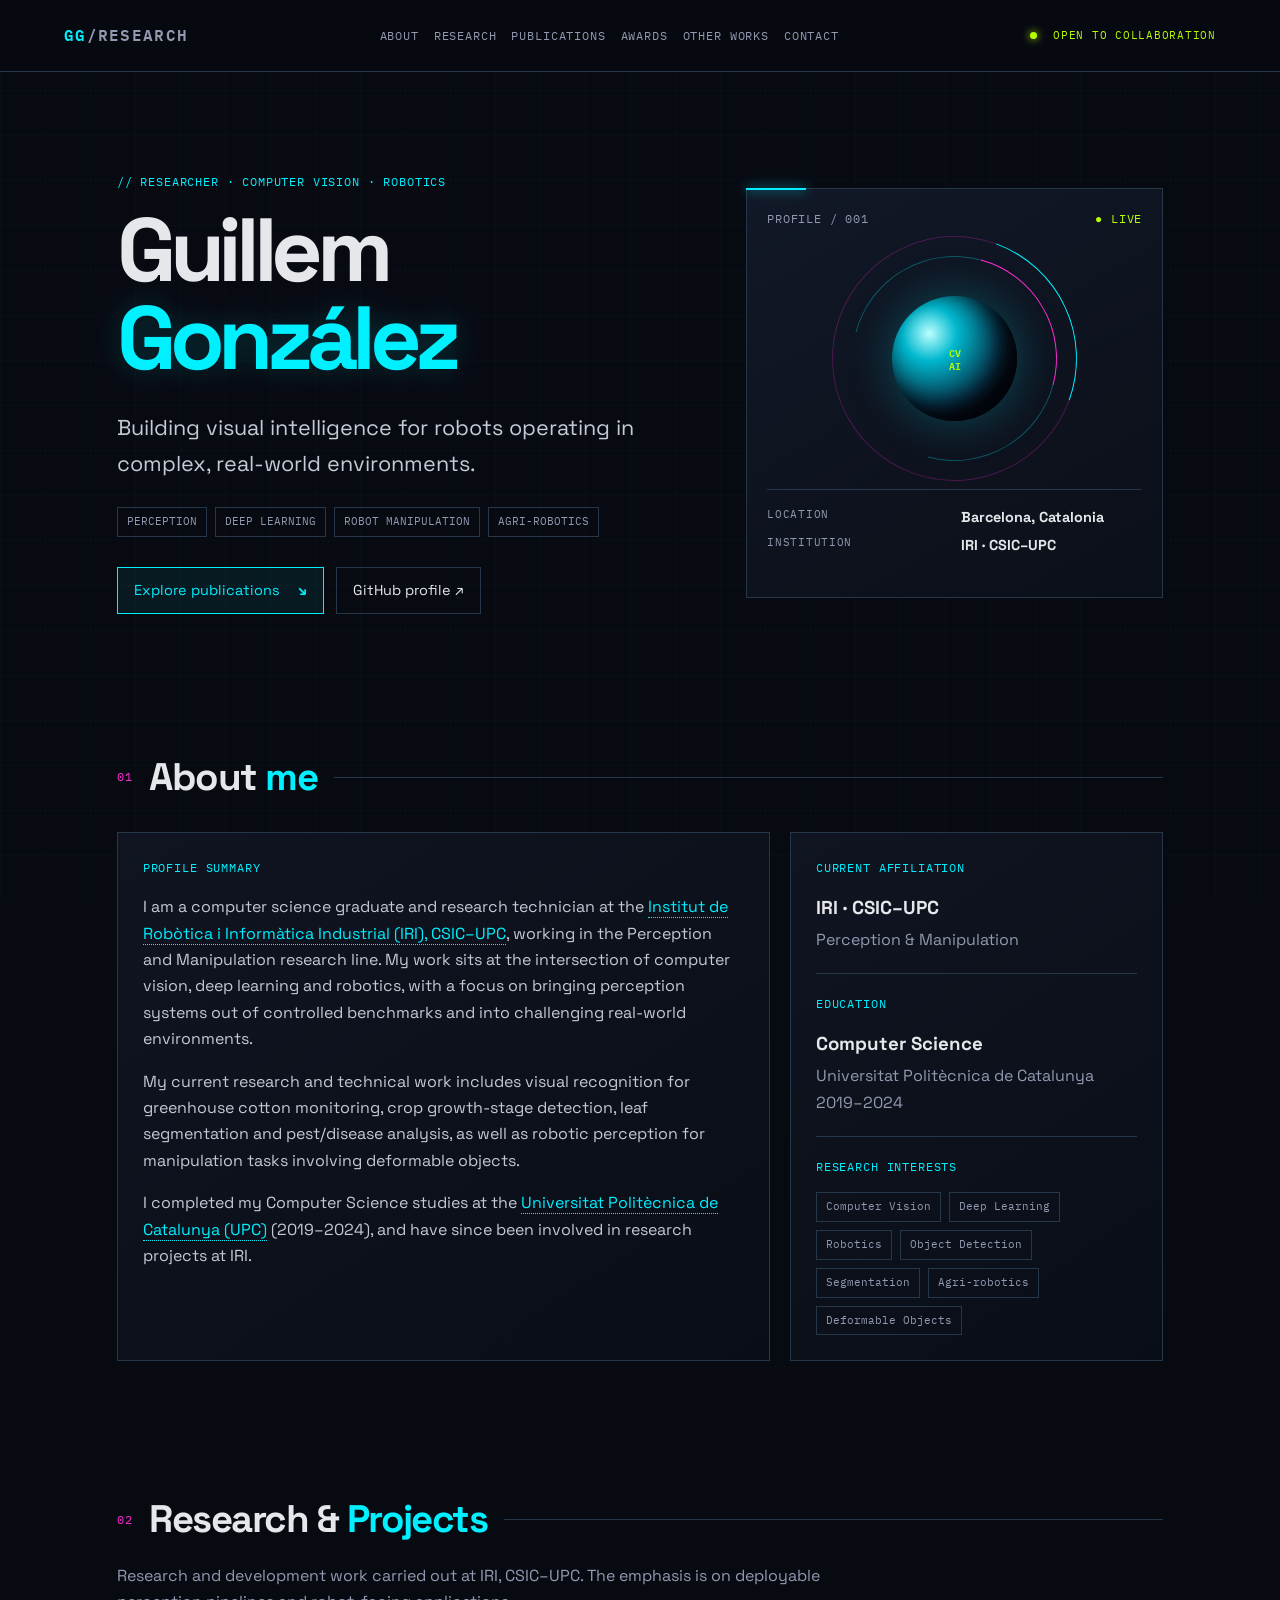
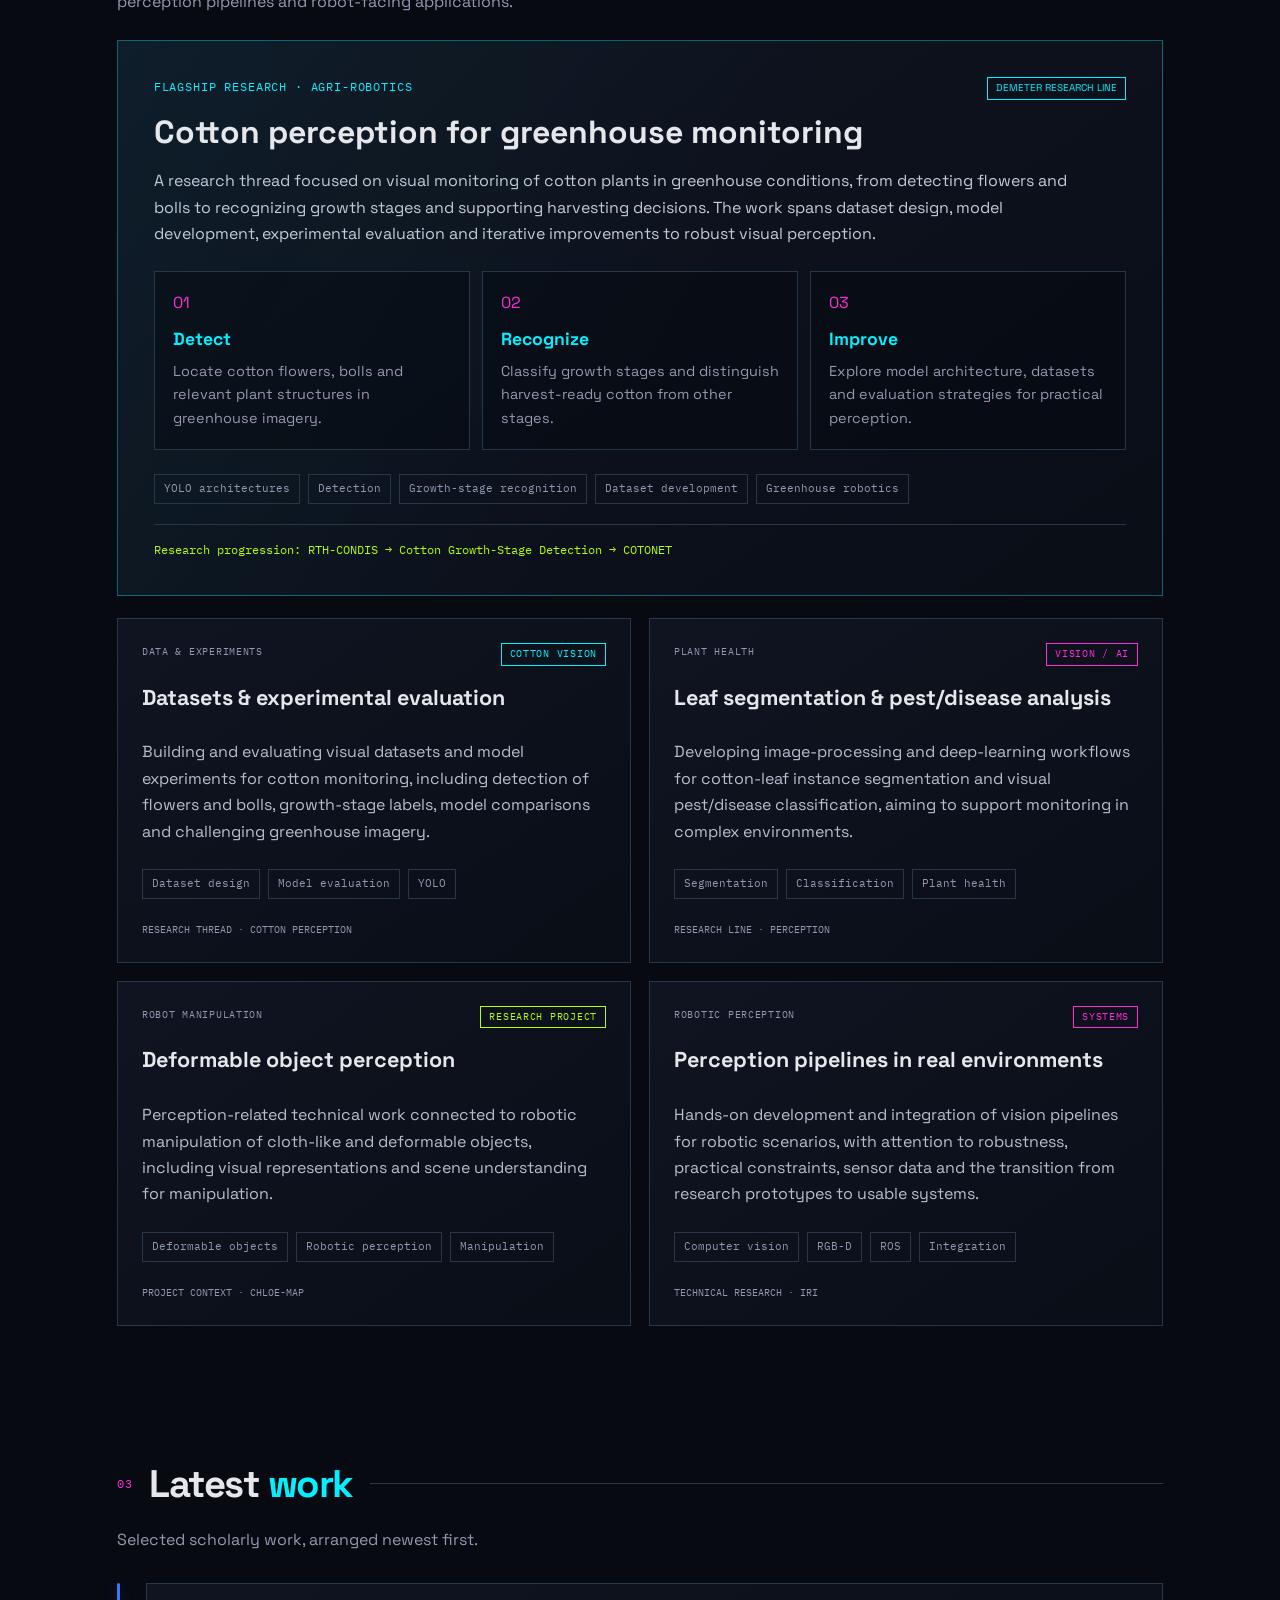
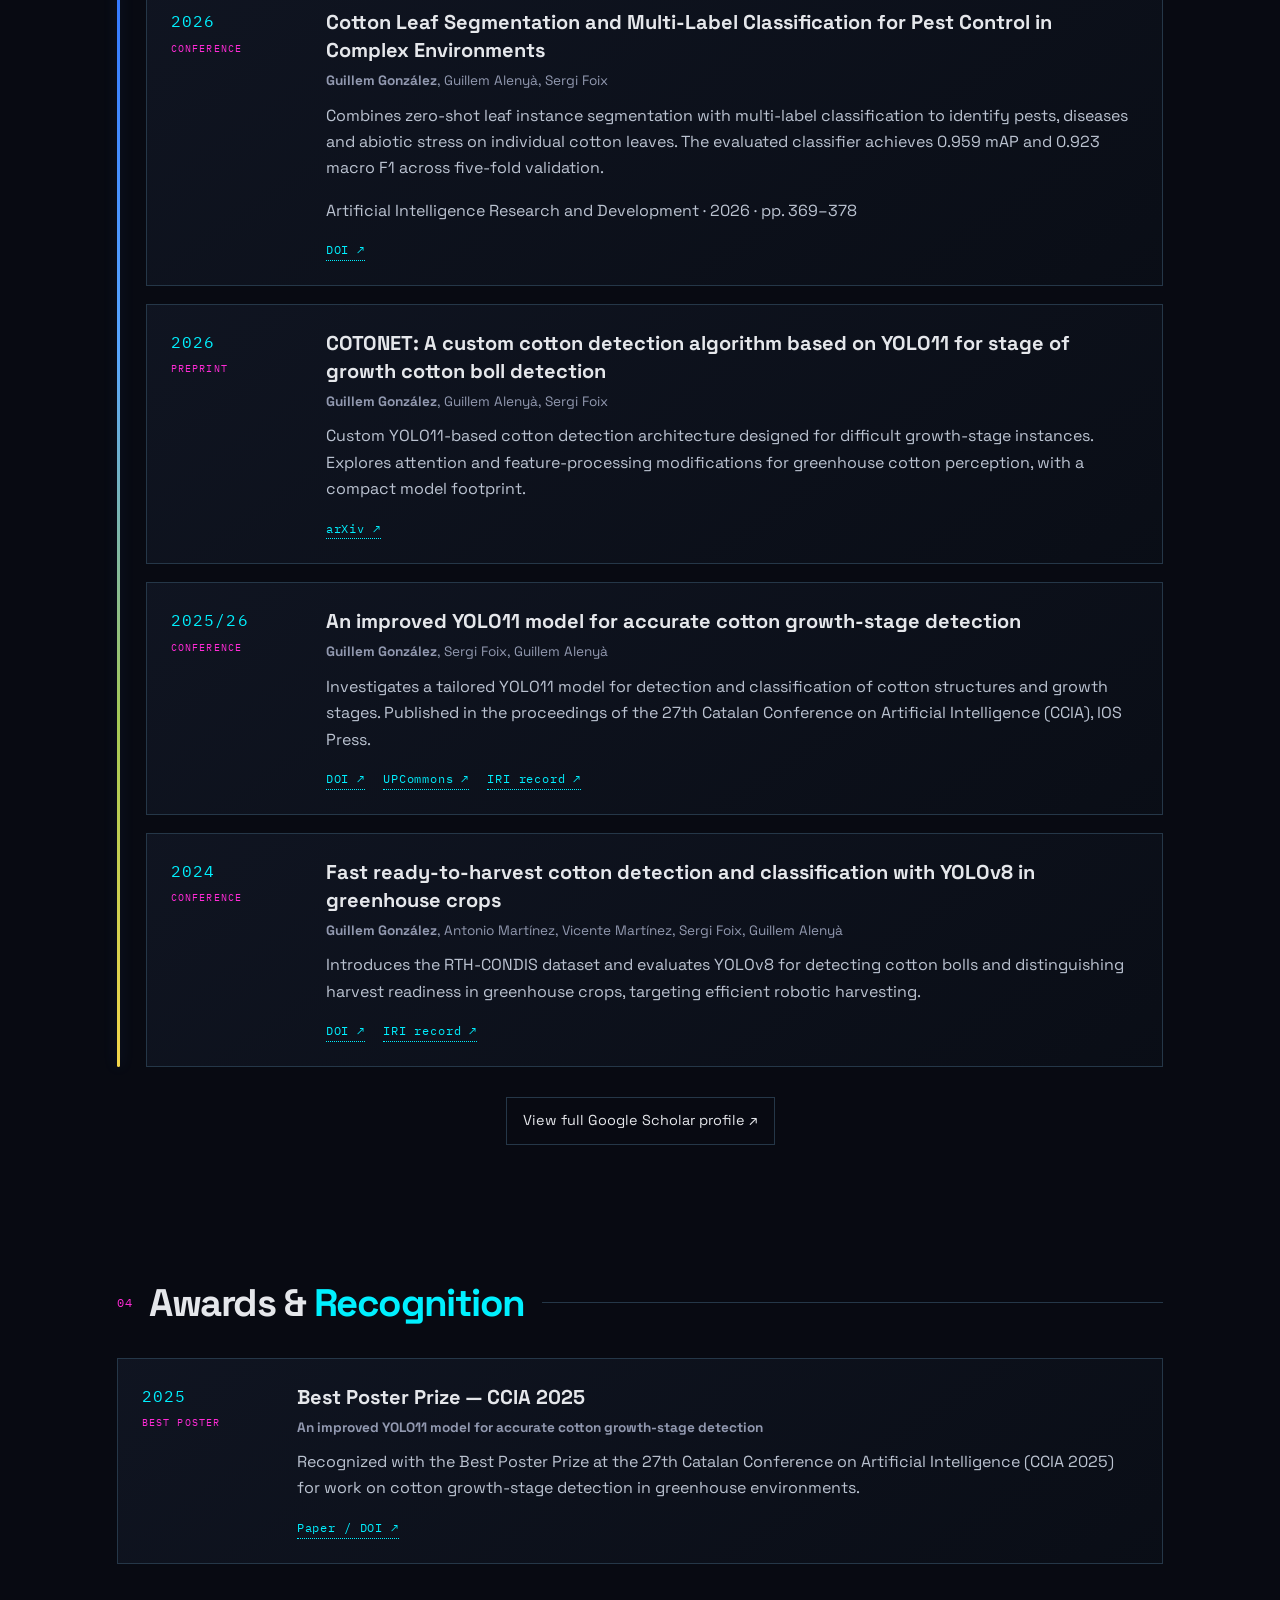
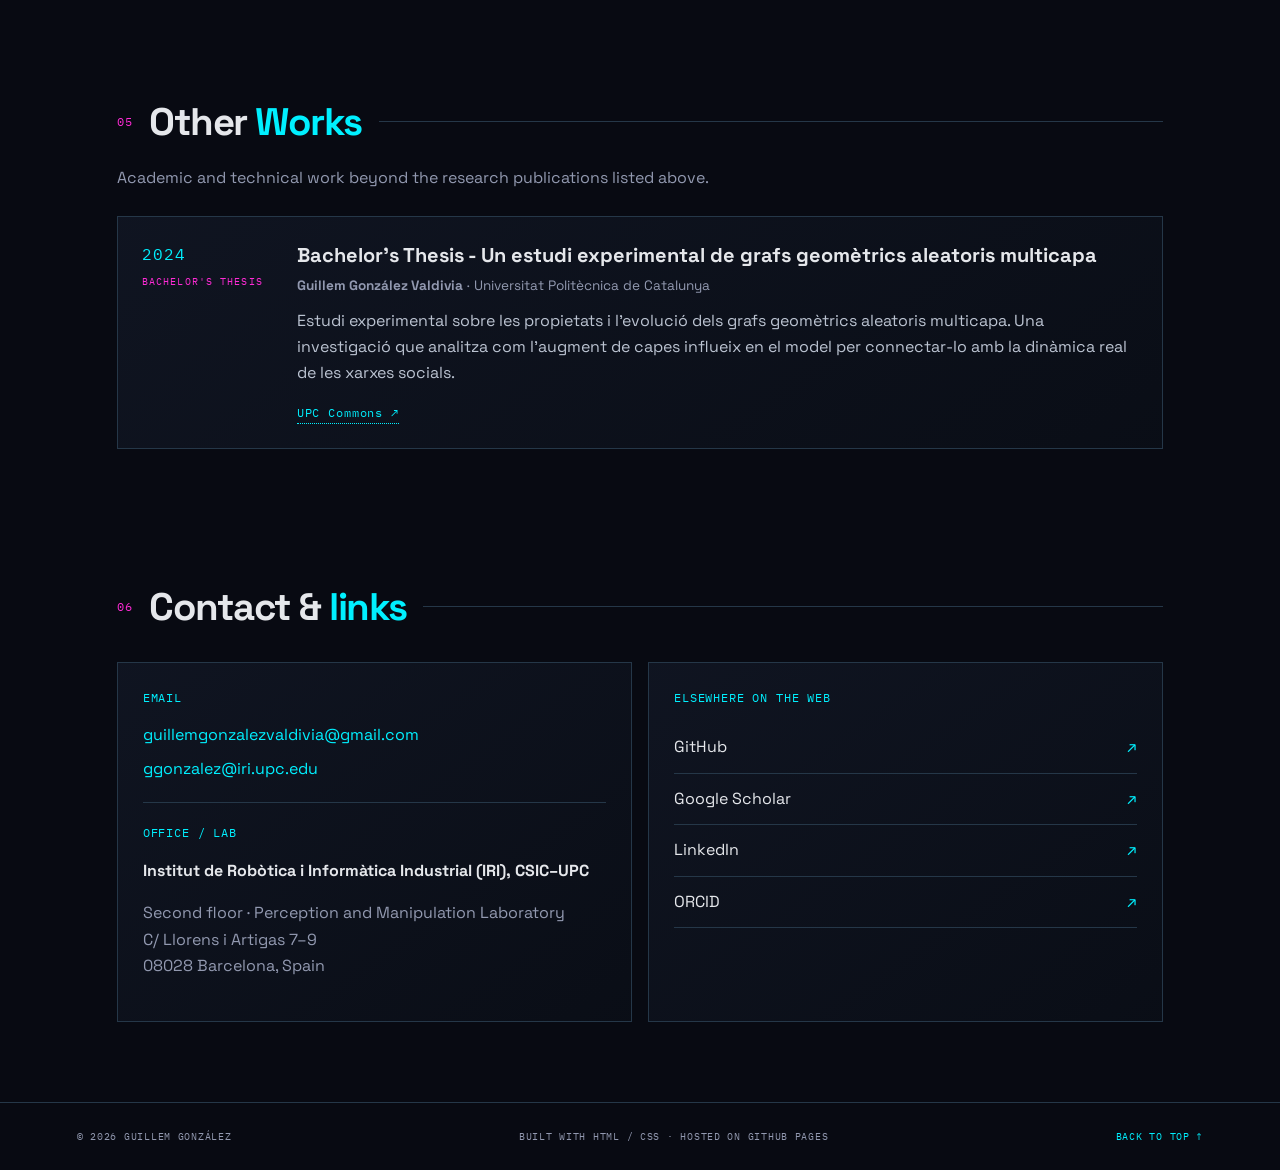
<file: index.html>
<!DOCTYPE html>
<html lang="en">
<head>
  <meta charset="UTF-8">
  <meta name="viewport" content="width=device-width, initial-scale=1">
  <meta name="description" content="Guillem González Valdivia, research technician at IRI, CSIC–UPC. Computer vision, deep learning, robotics, agricultural perception and manipulation.">
  <meta name="author" content="Guillem González Valdivia">
  <meta name="robots" content="index, follow">
  <meta property="og:title" content="Guillem González Valdivia | Computer Vision $ Robotics">
  <meta property="og:description" content="Research portfolio in computer vision, deep learning, robotic perception and agricultural robotics at IRI, CSIC–UPC.">
  <meta property="og:url" content="https://codingreyes.github.io/">
  <meta property="og:type" content="website">
  <title>Guillem González Valdivia | Computer Vision &amp; Robotics</title>
  <link rel="preconnect" href="https://fonts.googleapis.com">
  <link rel="preconnect" href="https://fonts.gstatic.com" crossorigin>
  <link href="https://fonts.googleapis.com/css2?family=IBM+Plex+Mono:wght@400;500;600&family=Space+Grotesk:wght@400;500;600;700&display=swap" rel="stylesheet">
  <link rel="stylesheet" href="style.css">
  <script type="application/ld+json">
  {"@context":"https://schema.org","@type":"Person","name":"Guillem González Valdivia","url":"https://codingreyes.github.io/","jobTitle":"Research Technician","worksFor":{"@type":"Organization","name":"Institut de Robòtica i Informàtica Industrial (IRI), CSIC–UPC","url":"https://www.iri.csic.es/"},"sameAs":["https://github.com/codingReyes","https://www.linkedin.com/in/guillem-gonzalez-valdivia-b42761176/","https://orcid.org/0009-0009-7627-0887","https://scholar.google.es/citations?user=kH_fAkcAAAAJ"],"knowsAbout":["Computer Vision","Robotics","Deep Learning","Robotic Perception","Agricultural Robotics","Object Detection","Image Segmentation"]}
  </script>

</head>
<body>
  <div class="grid-bg"></div>
  <header class="topbar">
    <a class="brand" href="#home"><span class="pulse"></span> GG<span class="brand-muted">/RESEARCH</span></a>
    <nav>
      <a href="#about">ABOUT</a><a href="#research">RESEARCH</a><a href="#papers">PUBLICATIONS</a><a href="#awards">AWARDS</a><a href="#otherworks">OTHER WORKS</a><a href="#contact">CONTACT</a>
    </nav>
    <span class="status"><i></i> OPEN TO COLLABORATION</span>
  </header>

  <main>
    <section class="hero" id="home">
      <div class="hero-copy">
        <p class="eyebrow">// RESEARCHER · COMPUTER VISION · ROBOTICS</p>
        <h1>Guillem<br><span>González</span></h1>
        <p class="lead">Building visual intelligence for robots operating in complex, real-world environments.</p>
        <div class="hero-tags"><span>PERCEPTION</span><span>DEEP LEARNING</span><span>ROBOT MANIPULATION</span><span>AGRI-ROBOTICS</span></div>
        <div class="actions">
          <a class="button primary" href="#papers">Explore publications <b>↘</b></a>
          <a class="button" href="https://github.com/codingReyes">GitHub profile ↗</a>
        </div>
      </div>
      <div class="hero-panel">
        <div class="panel-top"><span>PROFILE / 001</span><span class="live">● LIVE</span></div>
        <div class="orb-wrap"><div class="orb"></div><div class="orb-ring ring1"></div><div class="orb-ring ring2"></div><div class="crosshair">CV<br>AI</div></div>
        <div class="panel-bottom"><span>LOCATION</span><strong>Barcelona, Catalonia</strong><span>INSTITUTION</span><strong>IRI · CSIC–UPC</strong></div>
      </div>
    </section>

    <section class="section" id="about">
      <div class="section-head"><span class="index">01</span><h2>About <em>me</em></h2><span class="line"></span></div>
      <div class="about-grid">
        <article class="card bio">
          <p class="eyebrow">PROFILE SUMMARY</p>
          <p>I am a computer science graduate and research technician at the <a href="https://www.iri.csic.es/">Institut de Robòtica i Informàtica Industrial (IRI), CSIC–UPC</a>, working in the Perception and Manipulation research line. My work sits at the intersection of computer vision, deep learning and robotics, with a focus on bringing perception systems out of controlled benchmarks and into challenging real-world environments.</p>
          <p>My current research and technical work includes visual recognition for greenhouse cotton monitoring, crop growth-stage detection, leaf segmentation and pest/disease analysis, as well as robotic perception for manipulation tasks involving deformable objects.</p>
          <p>I completed my Computer Science studies at the <a href="https://www.upc.edu/">Universitat Politècnica de Catalunya (UPC)</a> (2019–2024), and have since been involved in research projects at IRI.</p>
        </article>
        <aside class="card quick">
          <p class="eyebrow">CURRENT AFFILIATION</p><h3>IRI · CSIC–UPC</h3><p>Perception &amp; Manipulation</p>
          <div class="divider"></div><p class="eyebrow">EDUCATION</p><h3>Computer Science</h3><p>Universitat Politècnica de Catalunya<br>2019–2024</p>
          <div class="divider"></div><p class="eyebrow">RESEARCH INTERESTS</p><div class="chips"><span>Computer Vision</span><span>Deep Learning</span><span>Robotics</span><span>Object Detection</span><span>Segmentation</span><span>Agri-robotics</span><span>Deformable Objects</span></div>
        </aside>
      </div>
    </section>

    <section class="section" id="research">
      <div class="section-head"><span class="index">02</span><h2>Research &amp; <em>Projects</em></h2><span class="line"></span></div>
      <p class="section-intro">Research and development work carried out at IRI, CSIC–UPC. The emphasis is on deployable perception pipelines and robot-facing applications.</p>
      <article class="cotton-flagship card">
        <div class="flagship-heading">
          <div>
            <p class="eyebrow">FLAGSHIP RESEARCH · AGRI-ROBOTICS</p>
            <h3>Cotton perception for greenhouse monitoring</h3>
          </div>
          <span class="tag cyan">DEMETER RESEARCH LINE</span>
        </div>
        <p class="flagship-summary">A research thread focused on visual monitoring of cotton plants in greenhouse conditions, from detecting flowers and bolls to recognizing growth stages and supporting harvesting decisions. The work spans dataset design, model development, experimental evaluation and iterative improvements to robust visual perception.</p>
        <div class="flagship-pillars">
          <div><span class="pillar-number">01</span><strong>Detect</strong><p>Locate cotton flowers, bolls and relevant plant structures in greenhouse imagery.</p></div>
          <div><span class="pillar-number">02</span><strong>Recognize</strong><p>Classify growth stages and distinguish harvest-ready cotton from other stages.</p></div>
          <div><span class="pillar-number">03</span><strong>Improve</strong><p>Explore model architecture, datasets and evaluation strategies for practical perception.</p></div>
        </div>
        <div class="chips"><span>YOLO architectures</span><span>Detection</span><span>Growth-stage recognition</span><span>Dataset development</span><span>Greenhouse robotics</span></div>
        <p class="flagship-note">Research progression: RTH-CONDIS → Cotton Growth-Stage Detection → COTONET</p>
      </article>
      <div class="project-grid">
        <article class="project card"><div class="project-meta"><span>DATA &amp; EXPERIMENTS</span><span class="tag cyan">COTTON VISION</span></div><h3>Datasets &amp; experimental evaluation</h3><p>Building and evaluating visual datasets and model experiments for cotton monitoring, including detection of flowers and bolls, growth-stage labels, model comparisons and challenging greenhouse imagery.</p><div class="chips"><span>Dataset design</span><span>Model evaluation</span><span>YOLO</span></div><small>RESEARCH THREAD · COTTON PERCEPTION</small></article>
        <article class="project card"><div class="project-meta"><span>PLANT HEALTH</span><span class="tag magenta">VISION / AI</span></div><h3>Leaf segmentation &amp; pest/disease analysis</h3><p>Developing image-processing and deep-learning workflows for cotton-leaf instance segmentation and visual pest/disease classification, aiming to support monitoring in complex environments.</p><div class="chips"><span>Segmentation</span><span>Classification</span><span>Plant health</span></div><small>RESEARCH LINE · PERCEPTION</small></article>
        <article class="project card"><div class="project-meta"><span>ROBOT MANIPULATION</span><span class="tag lime">RESEARCH PROJECT</span></div><h3>Deformable object perception</h3><p>Perception-related technical work connected to robotic manipulation of cloth-like and deformable objects, including visual representations and scene understanding for manipulation.</p><div class="chips"><span>Deformable objects</span><span>Robotic perception</span><span>Manipulation</span></div><small>PROJECT CONTEXT · CHLOE-MAP</small></article>
        <article class="project card"><div class="project-meta"><span>ROBOTIC PERCEPTION</span><span class="tag magenta">SYSTEMS</span></div><h3>Perception pipelines in real environments</h3><p>Hands-on development and integration of vision pipelines for robotic scenarios, with attention to robustness, practical constraints, sensor data and the transition from research prototypes to usable systems.</p><div class="chips"><span>Computer vision</span><span>RGB-D</span><span>ROS</span><span>Integration</span></div><small>TECHNICAL RESEARCH · IRI</small></article>
      </div>
    </section>

    <section class="section" id="papers">
      <div class="section-head"><span class="index">03</span><h2>Latest <em>work</em></h2><span class="line"></span></div>
      <p class="section-intro">Selected scholarly work, arranged newest first.</p>
      <div class="latest-work-layout">
        <div class="latest-work-rail" aria-hidden="true"></div>
        <div class="latest-work-list">
          <article class="paper card"><div class="paper-year">2026 <span>CONFERENCE</span></div><div class="paper-content"><h3>Cotton Leaf Segmentation and Multi-Label Classification for Pest Control in Complex Environments</h3><p class="authors"><strong>Guillem González</strong>, Guillem Alenyà, Sergi Foix</p><p>Combines zero-shot leaf instance segmentation with multi-label classification to identify pests, diseases and abiotic stress on individual cotton leaves. The evaluated classifier achieves 0.959 mAP and 0.923 macro F1 across five-fold validation.</p><p class="publication-meta">Artificial Intelligence Research and Development · 2026 · pp. 369–378</p><div class="paper-links"><a href="https://doi.org/10.3233/FAIA261060">DOI ↗</a></div></div></article>
          <article class="paper card"><div class="paper-year">2026 <span>PREPRINT</span></div><div class="paper-content"><h3>COTONET: A custom cotton detection algorithm based on YOLO11 for stage of growth cotton boll detection</h3><p class="authors"><strong>Guillem González</strong>, Guillem Alenyà, Sergi Foix</p><p>Custom YOLO11-based cotton detection architecture designed for difficult growth-stage instances. Explores attention and feature-processing modifications for greenhouse cotton perception, with a compact model footprint.</p><div class="paper-links"><a href="https://arxiv.org/abs/2603.11717">arXiv ↗</a></div></div></article>
          <article class="paper card"><div class="paper-year">2025/26 <span>CONFERENCE</span></div><div class="paper-content"><h3>An improved YOLO11 model for accurate cotton growth-stage detection</h3><p class="authors"><strong>Guillem González</strong>, Sergi Foix, Guillem Alenyà</p><p>Investigates a tailored YOLO11 model for detection and classification of cotton structures and growth stages. Published in the proceedings of the 27th Catalan Conference on Artificial Intelligence (CCIA), IOS Press.</p><div class="paper-links"><a href="https://doi.org/10.3233/FAIA250601">DOI ↗</a><a href="https://upcommons.upc.edu/entities/publication/ab778cfa-95d2-4d35-843e-6111dc704fe1">UPCommons ↗</a><a href="https://www.iri.upc.edu/publications/show/3036">IRI record ↗</a></div></div></article>
          <article class="paper card"><div class="paper-year">2024 <span>CONFERENCE</span></div><div class="paper-content"><h3>Fast ready-to-harvest cotton detection and classification with YOLOv8 in greenhouse crops</h3><p class="authors"><strong>Guillem González</strong>, Antonio Martínez, Vicente Martínez, Sergi Foix, Guillem Alenyà</p><p>Introduces the RTH-CONDIS dataset and evaluates YOLOv8 for detecting cotton bolls and distinguishing harvest readiness in greenhouse crops, targeting efficient robotic harvesting.</p><div class="paper-links"><a href="https://doi.org/10.1109/ROBOT61475.2024.10796900">DOI ↗</a><a href="https://www.iri.upc.edu/publications/show/2927">IRI record ↗</a></div></div></article>
        </div>
      </div>
      <div class="center"><a class="button" href="https://scholar.google.es/citations?user=kH_fAkcAAAAJ&amp;hl=ca">View full Google Scholar profile ↗</a></div>
    </section>

    <section class="section" id="awards">
      <div class="section-head"><span class="index">04</span><h2>Awards &amp; <em>Recognition</em></h2><span class="line"></span></div>
      <div class="paper-list">
        <article class="paper card"><div class="paper-year">2025 <span>BEST POSTER</span></div><div class="paper-content"><h3>Best Poster Prize — CCIA 2025</h3><p class="authors"><strong>An improved YOLO11 model for accurate cotton growth-stage detection</strong></p><p>Recognized with the Best Poster Prize at the 27th Catalan Conference on Artificial Intelligence (CCIA 2025) for work on cotton growth-stage detection in greenhouse environments.</p><div class="paper-links"><a href="https://doi.org/10.3233/FAIA250601">Paper / DOI ↗</a></div></div></article>
      </div>
    </section>

    <section class="section" id="otherworks">
      <div class="section-head"><span class="index">05</span><h2>Other <em>Works</em></h2><span class="line"></span></div>
      <p class="section-intro">Academic and technical work beyond the research publications listed above.</p>
      <div class="paper-list">
        <article class="paper card"><div class="paper-year">2024 <span>BACHELOR'S THESIS</span></div><div class="paper-content"><h3>Bachelor's Thesis - Un estudi experimental de grafs geomètrics aleatoris multicapa</h3><p class="authors"><strong>Guillem González Valdivia</strong> · Universitat Politècnica de Catalunya</p><p>Estudi experimental sobre les propietats i l'evolució dels grafs geomètrics aleatoris multicapa. Una investigació que analitza com l'augment de capes influeix en el model per connectar-lo amb la dinàmica real de les xarxes socials.</p><div class="paper-links"><a href="https://upcommons.upc.edu/entities/publication/d49be674-2b82-4f77-aab9-049b997032ac">UPC Commons ↗</a></div></div></article>
      </div>
    </section>

    <section class="section contact-section" id="contact">
      <div class="section-head"><span class="index">06</span><h2>Contact &amp; <em>links</em></h2><span class="line"></span></div>
      <div class="contact-grid">
        <div class="card contact-card"><p class="eyebrow">EMAIL</p><a href="mailto:guillemgonzalezvaldivia@gmail.com">guillemgonzalezvaldivia@gmail.com</a><a href="mailto:ggonzalez@iri.upc.edu">ggonzalez@iri.upc.edu</a><div class="divider"></div><p class="eyebrow">OFFICE / LAB</p><strong>Institut de Robòtica i Informàtica Industrial (IRI), CSIC–UPC</strong><p>Second floor · Perception and Manipulation Laboratory<br>C/ Llorens i Artigas 7–9<br>08028 Barcelona, Spain</p></div>
        <div class="card link-card"><p class="eyebrow">ELSEWHERE ON THE WEB</p><a href="https://github.com/codingReyes">GitHub <span>↗</span></a><a href="https://scholar.google.es/citations?user=kH_fAkcAAAAJ&amp;hl=ca">Google Scholar <span>↗</span></a><a href="https://www.linkedin.com/in/guillem-gonzalez-valdivia-b42761176/">LinkedIn <span>↗</span></a><a href="https://orcid.org/0009-0009-7627-0887">ORCID <span>↗</span></a></div>
      </div>
    </section>
  </main>
  <footer><span>© <span id="year"></span> GUILLEM GONZÁLEZ</span><span>BUILT WITH HTML / CSS · HOSTED ON GITHUB PAGES</span><a href="#home">BACK TO TOP ↑</a></footer>
  <script>document.getElementById('year').textContent = new Date().getFullYear();</script>
</body>
</html>
</file>
<file: style.css>
* {

  box-sizing: border-box;

}

:root {

  --bg: #080a12;

  --panel: #101522;

  --cyan: #00f0ff;

  --pink: #ff2bd6;

  --lime: #b6ff00;

  --text: #e5e7eb;

  --muted: #9299b0;

  --border: #253748;

}

html {

  scroll-behavior: smooth;

  scroll-padding-top: 95px;

}

body {

  margin: 0;

  background: var(--bg);

  color: var(--text);

  font-family: "Space Grotesk",sans-serif;

  line-height: 1.65;

}

a {

  color: var(--cyan);

  text-decoration: none;

}

a:hover {

  color: var(--pink);

}

.grid-bg {

  position: fixed;

  inset: 0;

  pointer-events: none;

  z-index: -1;

  background-image: linear-gradient(rgba(0,240,255,.025) 1px,transparent 1px),linear-gradient(90deg,rgba(0,240,255,.025) 1px,transparent 1px);

  background-size: 45px 45px;

}

.topbar {

  min-height: 72px;

  display: flex;

  align-items: center;

  justify-content: space-between;

  padding: 0 5vw;

  border-bottom: 1px solid var(--border);

  background: rgba(8,10,18,.92);

  position: sticky;

  top: 0;

  z-index: 10;

  backdrop-filter: blur(14px);

}

.brand {

  font-family: "IBM Plex Mono",monospace;

  font-weight: 600;

  letter-spacing: .08em;

  color: var(--cyan);

}

.brand-muted {

  color: var(--muted);

}

nav {

  display: flex;

  gap: 15px;

  flex-wrap: wrap;

  justify-content: center;

}

nav a,.status,.eyebrow,.index,.panel-top,.panel-bottom span,.project-meta,.paper-year,.paper-links,footer {

  font-family: "IBM Plex Mono",monospace;

  font-size: .75rem;

  letter-spacing: .07em;

}

nav a {

  color: var(--muted);

}

nav a:hover {

  color: var(--cyan);

}

.status {

  color: var(--lime);

  font-size: .68rem;

}

.status i {

  display: inline-block;

  width: 7px;

  height: 7px;

  border-radius: 50%;

  background: var(--lime);

  box-shadow: 0 0 8px var(--lime);

  margin-right: 8px;

}

.hero {

  max-width: 1200px;

  margin: auto;

  padding: 100px 6vw 85px;

  display: grid;

  grid-template-columns: 1.15fr .85fr;

  gap: 65px;

  align-items: center;

  min-height: 590px;

}

.eyebrow {

  color: var(--cyan);

  margin: 0 0 15px;

}

.hero h1 {

  font-size: clamp(3.4rem,7vw,6.6rem);

  line-height: .98;

  letter-spacing: -.07em;

  margin: 0 0 28px;

  font-weight: 700;

}

.hero h1 span {

  color: var(--cyan);

  text-shadow: 0 0 30px rgba(0,240,255,.2);

}

.lead {

  font-size: 1.35rem;

  max-width: 570px;

  color: #c5cad6;

}

.hero-tags,.chips {

  display: flex;

  flex-wrap: wrap;

  gap: 8px;

}

.hero-tags {

  margin: 25px 0;

}

.hero-tags span,.chips span {

  font-family: "IBM Plex Mono",monospace;

  font-size: .68rem;

  color: var(--muted);

  border: 1px solid var(--border);

  padding: 5px 9px;

}

.actions {

  display: flex;

  gap: 12px;

  flex-wrap: wrap;

  margin-top: 30px;

}

.button {

  border: 1px solid var(--border);

  padding: 11px 16px;

  color: var(--text);

  font-size: .9rem;

  display: inline-flex;

  gap: 18px;

  align-items: center;

  transition: .2s;

}

.button:hover {

  border-color: var(--cyan);

  box-shadow: 0 0 18px rgba(0,240,255,.1);

  color: var(--cyan);

}

.primary {

  background: rgba(0,240,255,.07);

  border-color: var(--cyan);

  color: var(--cyan);

}

.hero-panel {

  border: 1px solid var(--border);

  background: linear-gradient(150deg,#111827,#0b0f18);

  padding: 20px;

  position: relative;

  min-height: 410px;

}

.hero-panel:before {

  content: "";

  position: absolute;

  top: -1px;

  left: -1px;

  width: 60px;

  height: 2px;

  background: var(--cyan);

  box-shadow: 0 0 12px var(--cyan);

}

.panel-top {

  display: flex;

  justify-content: space-between;

  color: var(--muted);

}

.live {

  color: var(--lime);

}

.orb-wrap {

  height: 260px;

  position: relative;

  display: grid;

  place-items: center;

}

.orb {

  width: 125px;

  height: 125px;

  border-radius: 50%;

  background: radial-gradient(circle at 30% 30%,#bbffff,#00b8ce 22%,#073349 58%,#070a12 72%);

  box-shadow: 0 0 45px rgba(0,240,255,.25),inset -12px -10px 24px #02040a;

  animation: float 5s ease-in-out infinite;

}

.orb-ring {

  position: absolute;

  border: 1px solid rgba(0,240,255,.3);

  border-radius: 50%;

  width: 205px;

  height: 205px;

  transform: rotate(-30deg);

  border-left-color: transparent;

  border-right-color: var(--pink);

}

.ring2 {

  width: 245px;

  height: 245px;

  transform: rotate(65deg);

  border-color: rgba(255,43,214,.25);

  border-top-color: var(--cyan);

}

.crosshair {

  position: absolute;

  color: var(--lime);

  font: 600 .65rem "IBM Plex Mono";

  text-align: center;

  line-height: 1.2;

}

.panel-bottom {

  display: grid;

  grid-template-columns: 1fr 1fr;

  gap: 4px 12px;

  border-top: 1px solid var(--border);

  padding-top: 16px;

}

.panel-bottom span {

  color: var(--muted);

  font-size: .66rem;

}

.panel-bottom strong {

  font-size: .9rem;

}

.section {

  max-width: 1200px;

  margin: 0 auto;

  padding: 55px 6vw 80px;

}

.section-head {

  display: flex;

  align-items: center;

  gap: 17px;

  margin-bottom: 32px;

}

.index {

  color: var(--pink);

}

h2 {

  font-size: 2.4rem;

  line-height: 1.2;

  margin: 0;

  letter-spacing: -.04em;

}

h2 em {

  font-style: normal;

  color: var(--cyan);

}

.line {

  height: 1px;

  background: var(--border);

  flex: 1;

}

.about-grid {

  display: grid;

  grid-template-columns: 1.4fr .8fr;

  gap: 20px;

}

.card {

  background: linear-gradient(145deg,rgba(16,21,34,.97),rgba(10,14,23,.97));

  border: 1px solid var(--border);

  padding: 25px;

  position: relative;

}

.card:hover {

  border-color: #315465;

}

.bio p:not(.eyebrow) {

  color: #c4c9d4;

}

.bio a {

  border-bottom: 1px dotted;

}

.quick h3 {

  margin: 0 0 3px;

}

.quick p:not(.eyebrow) {

  margin-top: 0;

  color: var(--muted);

}

.divider {

  height: 1px;

  background: var(--border);

  margin: 20px 0;

}

.chips {

  margin-top: 10px;

}

.section-intro {

  max-width: 760px;

  color: var(--muted);

  margin: -12px 0 25px;

}

.project-grid {

  display: grid;

  grid-template-columns: 1fr 1fr;

  gap: 16px;

}

.project {

  padding: 24px;

}

.project-meta {

  display: flex;

  justify-content: space-between;

  gap: 12px;

  color: var(--muted);

  font-size: .65rem;

}

.tag {

  border: 1px solid;

  padding: 2px 8px;

  font-size: .62rem;

}

.cyan {

  color: var(--cyan);

  border-color: var(--cyan);

}

.magenta {

  color: var(--pink);

  border-color: var(--pink);

}

.lime {

  color: var(--lime);

  border-color: var(--lime);

}

.project h3 {

  font-size: 1.35rem;

  margin: 14px 0 8px;

}

.project p {

  color: #b7bfce;

}

.project small {

  font-family: "IBM Plex Mono",monospace;

  font-size: .65rem;

  color: var(--muted);

  display: block;

  margin-top: 22px;

}

.paper-list {

  display: grid;

  gap: 14px;

}

.paper {

  display: grid;

  grid-template-columns: 135px 1fr;

  gap: 20px;

  padding: 24px;

}

.paper-year {

  color: var(--cyan);

  font-size: 1rem;

}

.paper-year span {

  display: block;

  color: var(--pink);

  font-size: .62rem;

  margin-top: 6px;

}

.paper h3 {

  margin: 0 0 6px;

  font-size: 1.25rem;

  line-height: 1.4;

}

.authors {

  color: var(--muted);

  font-size: .85rem;

  margin: 0 0 10px;

}

.paper-content>p:not(.authors) {

  color: #bbc3d1;

  margin-top: 0;

}

.paper-links {

  display: flex;

  gap: 18px;

  flex-wrap: wrap;

  margin-top: 14px;

}

.paper-links a {

  border-bottom: 1px dotted var(--cyan);

}

.pending {

  border-style: dashed;

}

.center {

  text-align: center;

  margin-top: 25px;

}

.contact-grid {

  display: grid;

  grid-template-columns: 1fr 1fr;

  gap: 16px;

}

.contact-card a {

  display: block;

  margin: 7px 0;

}

.contact-card p:not(.eyebrow) {

  color: var(--muted);

}

.link-card a {

  display: flex;

  justify-content: space-between;

  padding: 12px 0;

  border-bottom: 1px solid var(--border);

  color: var(--text);

}

.link-card a span {

  color: var(--cyan);

}

footer {

  border-top: 1px solid var(--border);

  padding: 25px 6vw;

  display: flex;

  justify-content: space-between;

  gap: 15px;

  flex-wrap: wrap;

  color: var(--muted);

  font-size: .65rem;

}

@keyframes float {

  0%,100% {

    transform: translateY(0);

  }

  50% {

    transform: translateY(-9px);

  }

}

@media (max-width:850px) {

  .topbar {

    padding: 0 4vw;

  }

  nav {

    gap: 9px;

  }

  nav a {

    font-size: .65rem;

  }

  .status {

    display: none;

  }

  .hero {

    grid-template-columns: 1fr;

    gap: 30px;

    padding: 70px 6vw;

  }

  .hero-panel {

    max-width: 600px;

  }

  .about-grid,.project-grid,.contact-grid {

    grid-template-columns: 1fr;

  }

  .section {

    padding: 45px 6vw 65px;

  }

}

@media (max-width:560px) {

  .topbar {

    height: auto;

    min-height: 65px;

    flex-wrap: wrap;

    padding: 13px 5vw;

    gap: 10px;

  }

  nav {

    width: 100%;

    justify-content: space-between;

  }

  .hero h1 {

    font-size: 3.4rem;

  }

  .lead {

    font-size: 1.1rem;

  }

  .paper {

    grid-template-columns: 1fr;

    gap: 8px;

    padding: 20px;

  }

  .paper-year span {

    display: inline;

    margin-left: 10px;

  }

  .section-head h2 {

    font-size: 1.9rem;

  }

  .hero {

    padding-top: 55px;

  }

  .panel-bottom {

    grid-template-columns: 1fr 1fr;

  }

  footer {

    padding: 22px 5vw;

  }

}

/* Flagship cotton research card */
.cotton-flagship {
  margin-bottom: 22px;
  padding: clamp(22px, 4vw, 36px);
  border-color: rgba(0, 240, 255, 0.38);
  background: linear-gradient(120deg, rgba(0, 240, 255, 0.045), transparent 55%),
    linear-gradient(145deg, rgba(16, 21, 34, 0.98), rgba(10, 14, 23, 0.98));
}
.flagship-heading {
  display: flex;
  align-items: flex-start;
  justify-content: space-between;
  gap: 20px;
}
.flagship-heading h3 {
  margin: 0;
  font-size: clamp(1.5rem, 3vw, 2rem);
  line-height: 1.25;
}
.flagship-summary {
  max-width: 920px;
  color: #c2cbd8;
}
.flagship-pillars {
  display: grid;
  grid-template-columns: repeat(3, minmax(0, 1fr));
  gap: 12px;
  margin: 24px 0;
}
.flagship-pillars > div {
  padding: 18px;
  border: 1px solid var(--border);
  background: rgba(4, 8, 15, 0.45);
}
.pillar-number {
  display: block;
  margin-bottom: 8px;
  color: var(--pink);
}
.flagship-pillars strong {
  display: block;
  color: var(--cyan);
  font-size: 1.1rem;
}
.flagship-pillars p {
  margin: 6px 0 0;
  color: var(--muted);
  font-size: 0.9rem;
}
.flagship-note {
  margin: 20px 0 0;
  padding-top: 15px;
  border-top: 1px solid var(--border);
  color: var(--lime);
  font-family: "IBM Plex Mono", monospace;
  font-size: 0.74rem;
}

/* Balanced four-card research grid */
.project-grid {
  display: grid;
  grid-template-columns: repeat(2, minmax(0, 1fr));
  align-items: stretch;
  gap: 18px;
}
.project {
  display: flex;
  flex-direction: column;
  min-height: 100%;
}
.project .chips {
  margin-top: auto;
  padding-top: 8px;
}

/* Latest work: simple blue-to-yellow colour rail beside the publication list */
.latest-work-layout {
  display: grid;
  grid-template-columns: 3px minmax(0, 1fr);
  gap: 26px;
  margin: 30px 0;
  align-items: stretch;
}

.latest-work-rail {
  border-radius: 999px;
  background: linear-gradient(to bottom, #3478ff 0%, #58a6ff 34%, #a5c957 68%, #f3d54a 100%);
  box-shadow: 0 0 14px rgba(80, 145, 255, 0.18);
}

.latest-work-list {
  display: grid;
  gap: 18px;
  min-width: 0;
}

.latest-work-list .paper {
  margin: 0;
}

@media (max-width: 560px) {
  .latest-work-layout {
    grid-template-columns: 2px minmax(0, 1fr);
    gap: 14px;
  }
}
@media (max-width: 850px) {
  .flagship-pillars {
    grid-template-columns: 1fr;
  }
}
@media (max-width: 700px) {
  .project-grid {
    grid-template-columns: 1fr;
  }
  .flagship-heading {
    flex-direction: column;
  }
}
</file>
